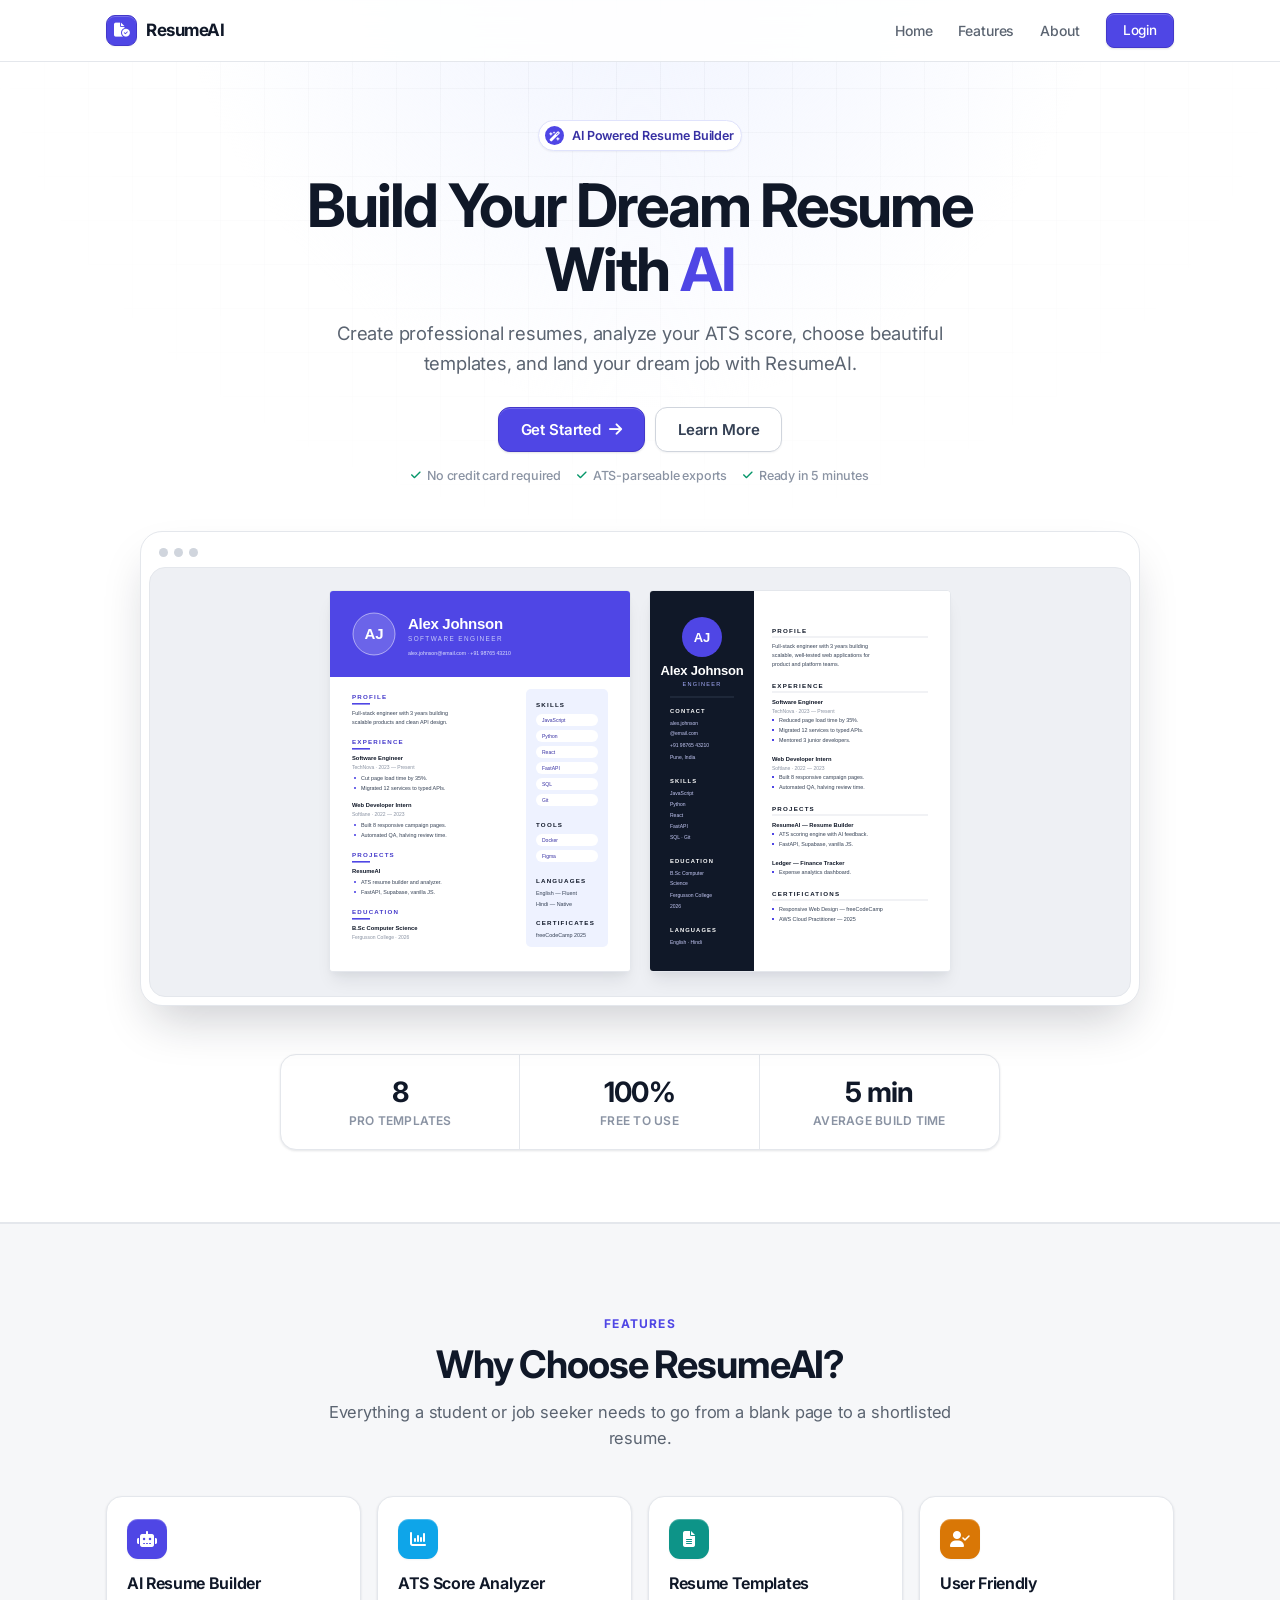
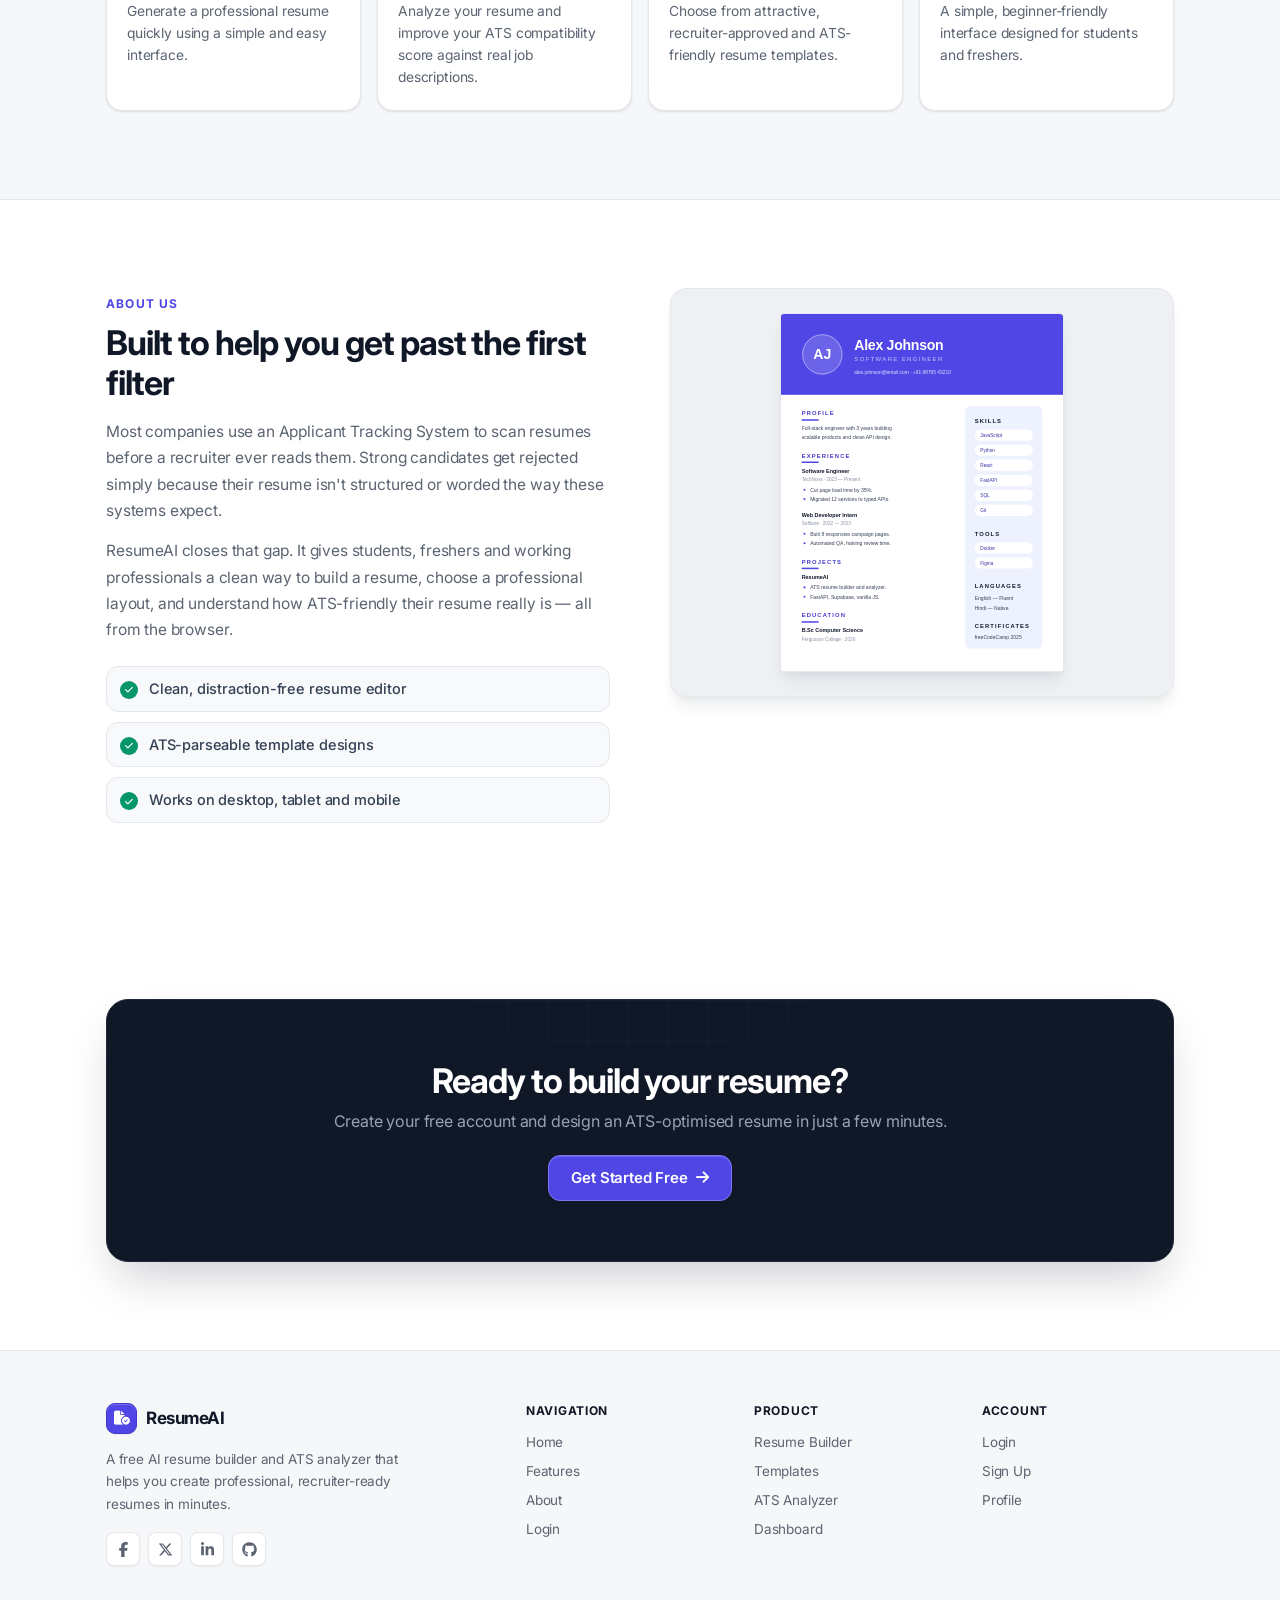
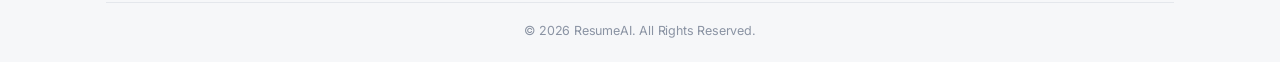
<file: frontend/index.html>
<!DOCTYPE html>
<html lang="en">

<head>
  <meta charset="UTF-8">
  <meta name="viewport" content="width=device-width, initial-scale=1.0">
  <title>ResumeAI — AI Resume Builder &amp; ATS Analyzer</title>
  <meta name="description"
    content="ResumeAI helps you create ATS-friendly resumes with AI, choose professional templates and check your ATS score — free and easy to use.">
  <link rel="icon" type="image/svg+xml" href="assets/icons/favicon.svg">

  <link rel="preconnect" href="https://fonts.googleapis.com">
  <link rel="preconnect" href="https://fonts.gstatic.com" crossorigin>
  <link rel="stylesheet"
        href="https://fonts.googleapis.com/css2?family=Inter:wght@300..700&display=swap">
  <!-- Self-hosted 5.8KB icon subset (was 72KB CDN css + 158KB webfont). -->
  <link rel="preload" href="assets/fonts/fa-subset.woff2" as="font" type="font/woff2" crossorigin>
  <link rel="stylesheet" href="css/icons.css?v=20">

  <link rel="stylesheet" href="css/style.css?v=20">
</head>

<body>

  <!-- ============ NAVIGATION BAR ============ -->
  <header class="navbar">
    <nav class="container nav-inner">
      <a href="index.html" class="logo">
        <span class="logo-mark"><i class="fa-solid fa-file-circle-check"></i></span>
        <span>ResumeAI</span>
      </a>

      <button class="nav-toggle" id="navToggle" aria-label="Toggle navigation menu">
        <i class="fa-solid fa-bars"></i>
      </button>

      <div class="nav-links" id="navLinks">
        <a href="index.html">Home</a>
        <a href="#features">Features</a>
        <a href="#about">About</a>
        <a href="login.html" class="btn btn-primary">Login</a>
      </div>
    </nav>
  </header>

  <main>

    <!-- ============ HERO SECTION ============ -->
    <section class="hero">
      <div class="container">
        <span class="tag"><i class="fa-solid fa-wand-magic-sparkles"></i> AI Powered Resume Builder</span>
        <h1>Build Your Dream Resume<br>With <span class="gradient-text">AI</span></h1>
        <p class="lead">
          Create professional resumes, analyze your ATS score, choose beautiful templates,
          and land your dream job with ResumeAI.
        </p>

        <div class="hero-actions">
          <a href="signup.html" class="btn btn-primary btn-lg">
            Get Started <i class="fa-solid fa-arrow-right"></i>
          </a>
          <a href="#features" class="btn btn-outline btn-lg">Learn More</a>
        </div>

        <div class="hero-note">
          <span><i class="fa-solid fa-check"></i> No credit card required</span>
          <span><i class="fa-solid fa-check"></i> ATS-parseable exports</span>
          <span><i class="fa-solid fa-check"></i> Ready in 5 minutes</span>
        </div>

        <!-- Product screenshot frame -->
        <div class="hero-shot">
          <div class="hero-shot-bar"><i></i><i></i><i></i></div>
          <div class="hero-shot-view">
            <img src="assets/images/template-modern.svg" width="300" height="380" loading="eager" fetchpriority="high" decoding="async" alt="Modern resume template preview">
            <img src="assets/images/template-corporate.svg" width="300" height="380" loading="eager" fetchpriority="high" decoding="async" alt="Corporate resume template preview">
          </div>
        </div>

        <div class="hero-stats">
          <div><strong>8</strong><span>Pro Templates</span></div>
          <div><strong>100%</strong><span>Free to Use</span></div>
          <div><strong>5 min</strong><span>Average Build Time</span></div>
        </div>
      </div>
    </section>

    <!-- ============ WHY CHOOSE RESUMEAI ============ -->
    <section class="section" id="features">
      <div class="container">
        <div class="section-head">
          <span class="tag">Features</span>
          <h2>Why Choose ResumeAI?</h2>
          <p>Everything a student or job seeker needs to go from a blank page to a shortlisted resume.</p>
        </div>

        <div class="feature-grid">
          <article class="card">
            <div class="card-icon"><i class="fa-solid fa-robot"></i></div>
            <h3>AI Resume Builder</h3>
            <p>Generate a professional resume quickly using a simple and easy interface.</p>
          </article>

          <article class="card">
            <div class="card-icon"><i class="fa-solid fa-chart-column"></i></div>
            <h3>ATS Score Analyzer</h3>
            <p>Analyze your resume and improve your ATS compatibility score against real job descriptions.</p>
          </article>

          <article class="card">
            <div class="card-icon"><i class="fa-solid fa-file-lines"></i></div>
            <h3>Resume Templates</h3>
            <p>Choose from attractive, recruiter-approved and ATS-friendly resume templates.</p>
          </article>

          <article class="card">
            <div class="card-icon"><i class="fa-solid fa-user-check"></i></div>
            <h3>User Friendly</h3>
            <p>A simple, beginner-friendly interface designed for students and freshers.</p>
          </article>
        </div>
      </div>
    </section>

    <!-- ============ ABOUT SECTION ============ -->
    <section class="section about" id="about">
      <div class="container about-grid">
        <div>
          <span class="tag">About Us</span>
          <h2>Built to help you get past the first filter</h2>
          <p>
            Most companies use an Applicant Tracking System to scan resumes before a
            recruiter ever reads them. Strong candidates get rejected simply because
            their resume isn't structured or worded the way these systems expect.
          </p>
          <p>
            ResumeAI closes that gap. It gives students, freshers and working
            professionals a clean way to build a resume, choose a professional layout,
            and understand how ATS-friendly their resume really is — all from the browser.
          </p>

          <ul class="about-list">
            <li><i class="fa-solid fa-check"></i> Clean, distraction-free resume editor</li>
            <li><i class="fa-solid fa-check"></i> ATS-parseable template designs</li>
            <li><i class="fa-solid fa-check"></i> Works on desktop, tablet and mobile</li>
          </ul>
        </div>

        <div class="hero-art">
          <img src="assets/images/template-modern.svg" width="300" height="380" loading="lazy" decoding="async" alt="Preview of a modern ResumeAI resume template">
        </div>
      </div>
    </section>

    <!-- ============ CALL TO ACTION ============ -->
    <section class="section">
      <div class="container">
        <div class="cta-banner">
          <h2>Ready to build your resume?</h2>
          <p>Create your free account and design an ATS-optimised resume in just a few minutes.</p>
          <a href="signup.html" class="btn btn-primary btn-lg">Get Started Free <i class="fa-solid fa-arrow-right"></i></a>
        </div>
      </div>
    </section>

  </main>

  <!-- ============ FOOTER ============ -->
  <footer class="footer">
    <div class="container">
      <div class="footer-grid">
        <div class="footer-about">
          <a href="index.html" class="logo">
            <span class="logo-mark"><i class="fa-solid fa-file-circle-check"></i></span>
            <span>ResumeAI</span>
          </a>
          <p>A free AI resume builder and ATS analyzer that helps you create professional,
            recruiter-ready resumes in minutes.</p>
          <div class="footer-social">
            <!-- Inline SVG: these 4 marks were the only reason the 116KB
                 Font Awesome *brands* webfont was downloaded. -->
            <a href="#" aria-label="Facebook"><svg width="15" height="15" viewBox="0 0 320 512" fill="currentColor" aria-hidden="true"><path d="M80 299.3V512h116V299.3h86.5l18-97.8H196v-34.6c0-51.7 20.3-71.5 72.7-71.5 16.3 0 29.4 .4 37 1.2V9.4C291.4 3.1 256.4 0 236.2 0 129.3 0 80 50.5 80 159.4v42.1H14v97.8H80z"/></svg></a>
            <a href="#" aria-label="Twitter"><svg width="15" height="15" viewBox="0 0 512 512" fill="currentColor" aria-hidden="true"><path d="M389.2 48h70.6L305.6 224.2 487 464H345L233.7 318.6 106.5 464H35.8L200.7 275.5 26.8 48H172.4L272.9 180.9 389.2 48zM364.4 421.8h39.1L151.1 88h-42L364.4 421.8z"/></svg></a>
            <a href="#" aria-label="LinkedIn"><svg width="15" height="15" viewBox="0 0 448 512" fill="currentColor" aria-hidden="true"><path d="M100.3 448H7.4V148.9h92.9V448zM53.8 108.1C24.1 108.1 0 83.5 0 53.8a53.8 53.8 0 0 1 107.6 0c0 29.7-24.1 54.3-53.8 54.3zM447.9 448h-92.7V302.4c0-34.7-.7-79.2-48.3-79.2-48.3 0-55.7 37.7-55.7 76.7V448h-92.8V148.9h89.1v40.8h1.3c12.4-23.5 42.7-48.3 87.9-48.3 94 0 111.3 61.9 111.3 142.3V448z"/></svg></a>
            <a href="#" aria-label="GitHub"><svg width="15" height="15" viewBox="0 0 496 512" fill="currentColor" aria-hidden="true"><path d="M165.9 397.4c0 2-2.3 3.6-5.2 3.6-3.3 .3-5.6-1.3-5.6-3.6 0-2 2.3-3.6 5.2-3.6 3-.3 5.6 1.3 5.6 3.6zm-31.1-4.5c-.7 2 1.3 4.3 4.3 4.9 2.6 1 5.6 0 6.2-2s-1.3-4.3-4.3-5.2c-2.6-.7-5.5 .3-6.2 2.3zm44.2-1.7c-2.9 .7-4.9 2.6-4.6 4.9 .3 2 2.9 3.3 5.9 2.6 2.9-.7 4.9-2.6 4.6-4.6-.3-1.9-3-3.2-5.9-2.9zM244.8 8C106.1 8 0 113.3 0 252c0 110.9 69.8 205.8 169.5 239.2 12.8 2.3 17.3-5.6 17.3-12.1 0-6.2-.3-40.4-.3-61.4 0 0-70 15-84.7-29.8 0 0-11.4-29.1-27.8-36.6 0 0-22.9-15.7 1.6-15.4 0 0 24.9 2 38.6 25.8 21.9 38.6 58.6 27.5 72.9 20.9 2.3-16 8.8-27.1 16-33.7-55.9-6.2-112.3-14.3-112.3-110.5 0-27.5 7.6-41.3 23.6-58.9-2.6-6.5-11.1-33.3 2.6-67.9 20.9-6.5 69 27 69 27 20-5.6 41.5-8.5 62.8-8.5s42.8 2.9 62.8 8.5c0 0 48.1-33.6 69-27 13.7 34.7 5.2 61.4 2.6 67.9 16 17.7 25.8 31.5 25.8 58.9 0 96.5-58.9 104.2-114.8 110.5 9.2 7.9 17 22.9 17 46.4 0 33.7-.3 75.4-.3 83.6 0 6.5 4.6 14.4 17.3 12.1C428.2 457.8 496 362.9 496 252 496 113.3 383.5 8 244.8 8zM97.2 352.9c-1.3 1-1 3.3 .7 5.2 1.6 1.6 3.9 2.3 5.2 1 1.3-1 1-3.3-.7-5.2-1.6-1.6-3.9-2.3-5.2-1zm-10.8-8.1c-.7 1.3 .3 2.9 2.3 3.9 1.6 1 3.6 .7 4.3-.7 .7-1.3-.3-2.9-2.3-3.9-2-.6-3.6-.3-4.3 .7zm32.4 35.6c-1.6 1.3-1 4.3 1.3 6.2 2.3 2.3 5.2 2.6 6.5 1 1.3-1.3 .7-4.3-1.3-6.2-2.2-2.3-5.2-2.6-6.5-1zm-11.4-14.7c-1.6 1-1.6 3.6 0 5.9s4.3 3.3 5.6 2.3c1.6-1.3 1.6-3.9 0-6.2-1.4-2.3-4-3.3-5.6-2z"/></svg></a>
          </div>
        </div>

        <div>
          <h4>Navigation</h4>
          <ul class="footer-links">
            <li><a href="index.html">Home</a></li>
            <li><a href="#features">Features</a></li>
            <li><a href="#about">About</a></li>
            <li><a href="login.html">Login</a></li>
          </ul>
        </div>

        <div>
          <h4>Product</h4>
          <ul class="footer-links">
            <li><a href="buildresume.html">Resume Builder</a></li>
            <li><a href="templates.html">Templates</a></li>
            <li><a href="ats.html">ATS Analyzer</a></li>
            <li><a href="dashboard.html">Dashboard</a></li>
          </ul>
        </div>

        <div>
          <h4>Account</h4>
          <ul class="footer-links">
            <li><a href="login.html">Login</a></li>
            <li><a href="signup.html">Sign Up</a></li>
            <li><a href="profile.html">Profile</a></li>
          </ul>
        </div>
      </div>

      <div class="footer-bottom">
        <p>&copy; 2026 ResumeAI. All Rights Reserved.</p>
      </div>
    </div>
  </footer>

  <script src="js/config.js?v=20"></script>
  <script src="js/script.js?v=20"></script>
</body>

</html>
</file>
<file: frontend/css/icons.css>
/* =========================================================
   SmartResumeAI — icons.css  (self-hosted Font Awesome subset)
   Replaces the 72KB Font Awesome CSS + 158KB solid webfont with a
   5.8KB subset containing only the 56 glyphs this app actually uses.
   Regenerate: pyftsubset fa-solid-900.woff2 --unicodes-file=... --flavor=woff2
   ========================================================= */
@font-face{
  font-family:"fa-subset";
  src:url("../assets/fonts/fa-subset.woff2") format("woff2");
  font-weight:900;
  font-style:normal;
  font-display:swap;
}

.fa-solid,.fa-brands{
  font-family:"fa-subset";
  font-weight:900;
  -moz-osx-font-smoothing:grayscale;
  -webkit-font-smoothing:antialiased;
  display:inline-block;
  font-style:normal;
  font-variant:normal;
  line-height:1;
  text-rendering:auto;
}
.fa-solid::before{ content:var(--fa); }
.fa-spin{ animation:fa-spin 2s linear infinite; }
@keyframes fa-spin{ from{transform:rotate(0)} to{transform:rotate(360deg)} }

.fa-address-card{--fa:"\f2bb"}
.fa-arrow-left{--fa:"\f060"}
.fa-arrow-right{--fa:"\f061"}
.fa-bars{--fa:"\f0c9"}
.fa-bolt{--fa:"\f0e7"}
.fa-briefcase{--fa:"\f0b1"}
.fa-building-columns{--fa:"\f19c"}
.fa-bullseye{--fa:"\f140"}
.fa-certificate{--fa:"\f0a3"}
.fa-chart-column{--fa:"\e0e3"}
.fa-chart-line{--fa:"\f201"}
.fa-chart-simple{--fa:"\e473"}
.fa-check{--fa:"\f00c"}
.fa-chevron-right{--fa:"\f054"}
.fa-circle-check{--fa:"\f058"}
.fa-circle-info{--fa:"\f05a"}
.fa-circle-question{--fa:"\f059"}
.fa-circle-xmark{--fa:"\f057"}
.fa-clipboard{--fa:"\f328"}
.fa-cloud-arrow-up{--fa:"\f0ee"}
.fa-code{--fa:"\f121"}
.fa-diagram-project{--fa:"\f542"}
.fa-download{--fa:"\f019"}
.fa-envelope{--fa:"\f0e0"}
.fa-eraser{--fa:"\f12d"}
.fa-file-arrow-up{--fa:"\f574"}
.fa-file-circle-check{--fa:"\e5a0"}
.fa-file-lines{--fa:"\f15c"}
.fa-file-shield{--fa:"\e4f0"}
.fa-gauge-high{--fa:"\f625"}
.fa-graduation-cap{--fa:"\f19d"}
.fa-grip{--fa:"\f58d"}
.fa-hourglass-half{--fa:"\f252"}
.fa-id-card{--fa:"\f2c2"}
.fa-layer-group{--fa:"\f5fd"}
.fa-lightbulb{--fa:"\f0eb"}
.fa-list-check{--fa:"\f0ae"}
.fa-location-dot{--fa:"\f3c5"}
.fa-lock{--fa:"\f023"}
.fa-lock-open{--fa:"\f3c1"}
.fa-magnifying-glass-chart{--fa:"\e522"}
.fa-pen{--fa:"\f304"}
.fa-pen-to-square{--fa:"\f044"}
.fa-phone{--fa:"\f095"}
.fa-plus{--fa:"\2b"}
.fa-right-from-bracket{--fa:"\f2f5"}
.fa-right-to-bracket{--fa:"\f2f6"}
.fa-robot{--fa:"\f544"}
.fa-spinner{--fa:"\f110"}
.fa-tags{--fa:"\f02c"}
.fa-triangle-exclamation{--fa:"\f071"}
.fa-user{--fa:"\f007"}
.fa-user-check{--fa:"\f4fc"}
.fa-user-gear{--fa:"\f4fe"}
.fa-user-plus{--fa:"\f234"}
.fa-wand-magic-sparkles{--fa:"\e2ca"}
</file>
<file: frontend/css/style.css>
/* =========================================================
   SmartResumeAI — style.css (global design system + landing)
   Rich, dense SaaS product aesthetic.

   Layered neutral surfaces · indigo primary with supporting
   semantic hues · real depth (multi-layer shadows) · tighter
   information density · textured backdrops (grid + soft radial
   wash) · elevated cards with inner highlights · badge/pill
   vocabulary · richer landing with logos, metrics, screenshots.

   Loaded on every page. Legacy token NAMES (--emerald, --navy,
   --green/--amber/--red, --radius, --font-serif …) preserved so
   js/script.js and preview.css keep resolving. preview.css
   re-scopes its own palette onto .resume-paper.
   ========================================================= */
/* Inter is loaded via a <link> in each page's <head>, not @import — an @import
   here forces a serial waterfall (html → css → import → font css → woff2). */

/* ---------- Design tokens ---------- */
:root{
  /* Neutral ramp — layered, slightly cool */
  --bg:#ffffff;
  --bg-raise:#f6f7f9;
  --bg-sunken:#eef0f4;
  --surface:#ffffff;
  --surface-2:#f8f9fb;
  --surface-3:#f1f3f7;
  --line:#e4e7ec;
  --line-strong:#d0d5dd;

  /* Text ramp */
  --ink:#101828;
  --ink-2:#344054;
  --muted:#5b6471;
  --faint:#8a93a3;

  /* Primary — indigo */
  --accent:#4f46e5;
  --accent-600:#4338ca;
  --accent-700:#3730a3;
  --accent-400:#7c74f0;
  --accent-50:#eef2ff;
  --accent-100:#e0e3fc;
  --accent-200:#c7cbf8;

  /* Supporting semantic hues (used sparingly, for data/status) */
  --sky:#0ea5e9;      --sky-50:#f0f9ff;   --sky-100:#e0f2fe;
  --teal:#0d9488;     --teal-50:#f0fdfa;  --teal-100:#ccfbf1;
  --rose:#e11d48;     --rose-50:#fff1f2;  --rose-100:#ffe4e6;
  --amberc:#d97706;   --amber-50:#fffbeb; --amber-100:#fef3c7;

  /* legacy aliases (JS + preview.css) */
  --emerald:#4f46e5;  --emerald-600:#4338ca; --emerald-700:#3730a3;
  --emerald-50:#eef2ff; --emerald-100:#e0e3fc;
  --navy:#101828; --navy-800:#1d2939; --navy-900:#0c111d;

  --green:#059669;
  --amber:#d97706;
  --red:#e11d48;

  --radius-sm:8px;
  --radius:12px;
  --radius-lg:16px;
  --radius-xl:22px;
  --radius-pill:980px;

  /* Real depth — layered shadows */
  --shadow-xs:0 1px 2px rgba(16,24,40,.05);
  --shadow-sm:0 1px 3px rgba(16,24,40,.08), 0 1px 2px rgba(16,24,40,.04);
  --shadow:0 4px 8px -2px rgba(16,24,40,.08), 0 2px 4px -2px rgba(16,24,40,.05);
  --shadow-md:0 12px 16px -4px rgba(16,24,40,.08), 0 4px 6px -2px rgba(16,24,40,.04);
  --shadow-lg:0 20px 24px -4px rgba(16,24,40,.10), 0 8px 8px -4px rgba(16,24,40,.04);
  --shadow-xl:0 24px 48px -12px rgba(16,24,40,.22);
  --inner-hl:inset 0 1px 0 rgba(255,255,255,.7);
  --ring:0 0 0 4px rgba(79,70,229,.14);

  --font-serif:'Inter',ui-sans-serif,system-ui,-apple-system,"Segoe UI",Roboto,sans-serif;
  --font-display:'Inter',ui-sans-serif,system-ui,-apple-system,"Segoe UI",Roboto,sans-serif;
  --font-sans:'Inter',ui-sans-serif,system-ui,-apple-system,"Segoe UI",Roboto,sans-serif;
  --font-mono:ui-monospace,SFMono-Regular,"SF Mono",Menlo,Consolas,monospace;
}

*{ margin:0; padding:0; box-sizing:border-box; }
html{ scroll-behavior:smooth; }
body{
  font-family:var(--font-sans);
  background:var(--bg);
  color:var(--ink);
  letter-spacing:-.011em;
  -webkit-font-smoothing:antialiased;
  text-rendering:optimizeLegibility;
}
h1,h2,h3,h4,.serif{ font-family:var(--font-display); }
.serif{ font-weight:600; letter-spacing:-.02em; }
::selection{ background:var(--accent-100); color:var(--accent-700); }

/* Reusable texture helpers */
.grid-bg{
  background-image:
    linear-gradient(to right, rgba(16,24,40,.045) 1px, transparent 1px),
    linear-gradient(to bottom, rgba(16,24,40,.045) 1px, transparent 1px);
  background-size:44px 44px;
}

/* ---------- Badges / pills ---------- */
.badge{
  display:inline-flex; align-items:center; gap:6px;
  font-size:12px; font-weight:600; letter-spacing:-.005em;
  padding:4px 9px; border-radius:var(--radius-pill);
  background:var(--surface-3); color:var(--ink-2);
  border:1px solid var(--line);
}
.badge-accent{ background:var(--accent-50); color:var(--accent-700); border-color:var(--accent-100); }
.badge-green{ background:#ecfdf5; color:var(--green); border-color:#a7f3d0; }

/* ---------- Button system ---------- */
.btn{
  display:inline-flex; align-items:center; justify-content:center; gap:8px;
  padding:10px 16px;
  border:1px solid var(--line-strong);
  background:var(--surface);
  color:var(--ink-2);
  border-radius:var(--radius-sm);
  font-family:var(--font-sans);
  font-size:14px; font-weight:600; letter-spacing:-.01em;
  cursor:pointer; text-decoration:none; line-height:1.3;
  box-shadow:var(--shadow-xs), var(--inner-hl);
  transition:background .15s ease, border-color .15s ease, color .15s ease, box-shadow .15s ease;
}
.btn:hover{ background:var(--surface-2); border-color:var(--line-strong); color:var(--ink); }

.btn-primary{
  border-color:var(--accent-600);
  background:var(--accent);
  color:#fff;
  box-shadow:0 1px 2px rgba(16,24,40,.12), inset 0 1px 0 rgba(255,255,255,.18);
}
.btn-primary:hover{ background:var(--accent-600); border-color:var(--accent-700); color:#fff; }

.btn-outline{ background:var(--surface); border-color:var(--line-strong); color:var(--ink-2); }
.btn-outline:hover{ background:var(--surface-2); color:var(--ink); }

.btn-ghost{ border-color:transparent; background:transparent; box-shadow:none; color:var(--accent); }
.btn-ghost:hover{ background:var(--accent-50); color:var(--accent-700); }

.btn-block{ width:100%; }
.btn-lg{ padding:12px 22px; font-size:15px; border-radius:var(--radius); }
.btn-sm{ padding:7px 12px; font-size:13px; }
.btn[disabled]{ opacity:.55; cursor:not-allowed; }

/* =========================================================
   NAVBAR
   ========================================================= */
.navbar{
  position:fixed; top:0; left:0; width:100%;
  padding:0 clamp(18px,4vw,48px); height:62px;
  display:flex; align-items:center;
  background:rgba(255,255,255,.88);
  backdrop-filter:saturate(180%) blur(14px);
  -webkit-backdrop-filter:saturate(180%) blur(14px);
  border-bottom:1px solid var(--line);
  z-index:1000;
}
.nav-inner{ width:100%; display:flex; justify-content:space-between; align-items:center; }
.logo{
  display:inline-flex; align-items:center; gap:9px;
  color:var(--ink); font-family:var(--font-display);
  font-size:17px; font-weight:700; letter-spacing:-.025em; text-decoration:none;
}
.logo i{ color:var(--accent); font-size:17px; }
.logo-mark{
  width:31px; height:31px; border-radius:9px;
  display:inline-flex; align-items:center; justify-content:center;
  background:var(--accent); border:1px solid var(--accent-600);
  box-shadow:var(--shadow-xs), inset 0 1px 0 rgba(255,255,255,.22);
}
.logo-mark i{ font-size:14px; color:#fff; }

.nav-toggle{ display:none; background:none; border:none; color:var(--ink); font-size:20px; cursor:pointer; }
.nav-links{ display:flex; align-items:center; gap:26px; }
.nav-links a{
  color:var(--muted); text-decoration:none;
  font-size:14px; font-weight:500; letter-spacing:-.01em; transition:color .15s ease;
}
.nav-links a:hover{ color:var(--ink); }
.nav-links a.btn{ padding:8px 16px; font-size:13.5px; }
.nav-links a.btn-primary{ color:#fff; }
.nav-links a.btn-primary:hover{ color:#fff; }

/* =========================================================
   HERO — dense, with texture + product shot
   ========================================================= */
.hero{
  position:relative; overflow:hidden;
  padding:120px 24px 72px;
  background:
    radial-gradient(60% 70% at 50% -10%, var(--accent-50) 0%, transparent 62%),
    var(--bg);
  border-bottom:1px solid var(--line);
}
.hero::before{
  content:""; position:absolute; inset:0; pointer-events:none;
  background-image:
    linear-gradient(to right, rgba(16,24,40,.04) 1px, transparent 1px),
    linear-gradient(to bottom, rgba(16,24,40,.04) 1px, transparent 1px);
  background-size:44px 44px;
  mask-image:radial-gradient(70% 60% at 50% 0%, #000 0%, transparent 75%);
  -webkit-mask-image:radial-gradient(70% 60% at 50% 0%, #000 0%, transparent 75%);
}
.hero .container{ position:relative; z-index:1; max-width:1140px; text-align:center; }
.hero .tag{
  display:inline-flex; align-items:center; gap:8px;
  font-size:12.5px; font-weight:600; letter-spacing:-.005em;
  color:var(--accent-700);
  background:var(--surface); border:1px solid var(--accent-100);
  padding:5px 7px 5px 6px; border-radius:var(--radius-pill);
  margin-bottom:22px; box-shadow:var(--shadow-xs);
}
.hero .tag i{
  color:#fff; background:var(--accent); border-radius:var(--radius-pill);
  width:19px; height:19px; display:inline-flex; align-items:center; justify-content:center; font-size:10px;
}
.hero h1{
  font-family:var(--font-display);
  font-size:clamp(36px,5.4vw,60px); font-weight:700;
  line-height:1.07; letter-spacing:-.035em;
  margin:0 auto 18px; max-width:860px; color:var(--ink);
}
.gradient-text{ color:var(--accent); -webkit-text-fill-color:currentColor; }
.hero .lead{
  color:var(--muted);
  font-size:clamp(16px,1.7vw,18.5px); font-weight:400; line-height:1.6; letter-spacing:-.01em;
  margin:0 auto 28px; max-width:620px;
}
.hero-actions{ display:flex; gap:10px; justify-content:center; flex-wrap:wrap; margin-bottom:16px; }
.hero-note{
  display:flex; align-items:center; justify-content:center; gap:16px; flex-wrap:wrap;
  color:var(--faint); font-size:12.5px; font-weight:500; margin-bottom:48px;
}
.hero-note span{ display:inline-flex; align-items:center; gap:6px; }
.hero-note i{ color:var(--green); font-size:11px; }

/* Product screenshot frame */
.hero-shot{
  position:relative; max-width:1000px; margin:0 auto;
  border-radius:var(--radius-xl);
  background:var(--surface);
  border:1px solid var(--line);
  box-shadow:var(--shadow-xl);
  padding:8px;
}
.hero-shot-bar{
  display:flex; align-items:center; gap:6px;
  padding:8px 10px 10px;
}
.hero-shot-bar i{ width:9px; height:9px; border-radius:50%; background:var(--line-strong); display:block; }
/* Resume sheets are portrait — show them whole on a workspace backdrop */
.hero-shot-view{
  border-radius:var(--radius-lg);
  border:1px solid var(--line);
  background:var(--bg-sunken);
  overflow:hidden;
  height:clamp(300px,36vw,430px);
  display:flex; align-items:flex-start; justify-content:center;
  gap:18px; padding:22px 18px 0;
}
.hero-shot img{
  display:block; width:auto; height:auto;
  max-height:100%; max-width:46%;
  border-radius:4px;
  border:1px solid var(--line);
  box-shadow:var(--shadow-md);
  background:#fff;
}

/* Metric strip */
.hero-stats{
  display:grid; grid-template-columns:repeat(3,1fr);
  max-width:720px; margin:48px auto 0;
  background:var(--surface); border:1px solid var(--line);
  border-radius:var(--radius-lg); box-shadow:var(--shadow-sm);
  overflow:hidden;
}
.hero-stats div{ padding:20px 16px; text-align:center; border-right:1px solid var(--line); }
.hero-stats div:last-child{ border-right:none; }
.hero-stats strong{
  display:block; font-family:var(--font-display);
  font-size:28px; font-weight:700; letter-spacing:-.03em; color:var(--ink);
}
.hero-stats span{ font-size:12px; color:var(--faint); letter-spacing:.02em; text-transform:uppercase; font-weight:600; }

/* =========================================================
   SECTIONS
   ========================================================= */
.container{ max-width:1140px; margin:0 auto; padding:0 clamp(18px,4vw,36px); }
.section{ padding:clamp(56px,7vw,88px) 0; }
.section-head{ text-align:center; max-width:660px; margin:0 auto 44px; }
.section-head .tag, .about .tag{
  display:inline-block;
  color:var(--accent); font-weight:700; font-size:12px;
  letter-spacing:.1em; text-transform:uppercase; margin-bottom:12px;
}
.section-head h2{
  font-family:var(--font-display);
  font-size:clamp(27px,3.4vw,38px); font-weight:700;
  letter-spacing:-.03em; line-height:1.15; color:var(--ink); margin-bottom:12px;
}
.section-head p{ color:var(--muted); font-size:16.5px; line-height:1.6; letter-spacing:-.01em; }

#features{ background:var(--bg-raise); border-top:1px solid var(--line); border-bottom:1px solid var(--line); }

/* Dense feature grid — bento-ish, richer cards */
.feature-grid{ display:grid; grid-template-columns:repeat(4,1fr); gap:16px; align-items:stretch; }
.card{
  position:relative;
  background:var(--surface);
  padding:22px 20px;
  border-radius:var(--radius-lg);
  border:1px solid var(--line);
  box-shadow:var(--shadow-sm), var(--inner-hl);
  transition:border-color .15s ease, box-shadow .15s ease;
}
.card:hover{ border-color:var(--line-strong); box-shadow:var(--shadow-md); }
.card-icon{
  width:40px; height:40px; border-radius:11px; margin-bottom:14px;
  display:flex; align-items:center; justify-content:center;
  font-size:16px; color:#fff;
  background:var(--accent);
  box-shadow:var(--shadow-xs), inset 0 1px 0 rgba(255,255,255,.25);
}
.card:nth-child(2) .card-icon{ background:var(--sky); }
.card:nth-child(3) .card-icon{ background:var(--teal); }
.card:nth-child(4) .card-icon{ background:var(--amberc); }
.card h3{ color:var(--ink); margin-bottom:7px; font-size:16px; font-weight:650; letter-spacing:-.02em; }
.card p{ color:var(--muted); line-height:1.6; font-size:13.8px; letter-spacing:-.01em; }

/* About — richer, with a checklist + framed art */
.about{ background:var(--bg); }
.about-grid{ display:grid; grid-template-columns:1fr 1fr; gap:clamp(32px,5vw,60px); align-items:start; }
.about-grid > div:first-child{ padding-top:4px; }
.about-grid h2{
  font-family:var(--font-display);
  font-size:clamp(24px,3vw,34px); font-weight:700; letter-spacing:-.03em; line-height:1.18;
  color:var(--ink); margin-bottom:16px;
}
.about-grid p{ color:var(--muted); line-height:1.7; margin-bottom:14px; font-size:15.5px; letter-spacing:-.01em; }
.about-list{ list-style:none; margin-top:22px; display:grid; gap:10px; }
.about-list li{
  display:flex; align-items:flex-start; gap:11px;
  color:var(--ink-2); font-weight:500; font-size:14.5px; line-height:1.5;
  background:var(--surface-2); border:1px solid var(--line);
  padding:11px 13px; border-radius:var(--radius);
}
.about-list li i{
  color:#fff; font-size:9px; flex:none; margin-top:3px;
  width:18px; height:18px; border-radius:50%;
  display:inline-flex; align-items:center; justify-content:center;
  background:var(--green);
}
.hero-art{
  position:relative;
  border-radius:var(--radius-lg);
  border:1px solid var(--line);
  box-shadow:var(--shadow-md);
  background:var(--bg-sunken);
  overflow:hidden;
  height:clamp(320px,32vw,420px);
  display:flex; align-items:center; justify-content:center;
  padding:24px;
}
.hero-art img{
  display:block; width:auto; height:100%;
  max-width:100%;
  border-radius:4px;
  border:1px solid var(--line);
  box-shadow:var(--shadow-md);
  background:#fff;
}

/* CTA — dense dark panel with texture */
.cta-banner{
  position:relative; overflow:hidden;
  background:var(--navy);
  border:1px solid var(--navy-800);
  border-radius:var(--radius-xl); padding:clamp(40px,6vw,60px) 36px;
  text-align:center; color:#fff;
  box-shadow:var(--shadow-xl);
}
.cta-banner::before{
  content:""; position:absolute; inset:0; pointer-events:none; opacity:.55;
  background-image:
    linear-gradient(to right, rgba(255,255,255,.055) 1px, transparent 1px),
    linear-gradient(to bottom, rgba(255,255,255,.055) 1px, transparent 1px);
  background-size:40px 40px;
  mask-image:radial-gradient(70% 80% at 50% 0%, #000, transparent 72%);
  -webkit-mask-image:radial-gradient(70% 80% at 50% 0%, #000, transparent 72%);
}
.cta-banner > *{ position:relative; z-index:1; }
.cta-banner h2{
  font-family:var(--font-display);
  font-size:clamp(24px,3vw,34px); font-weight:700; letter-spacing:-.03em; margin-bottom:10px; color:#fff;
}
.cta-banner p{ color:#98a2b3; margin-bottom:24px; font-size:16px; letter-spacing:-.01em; }
.cta-banner .btn-primary{ background:var(--accent); border-color:var(--accent-400); }
.cta-banner .btn-primary:hover{ background:var(--accent-600); }

/* =========================================================
   FOOTER
   ========================================================= */
.footer{ background:var(--bg-raise); color:var(--ink); padding:52px 0 24px; border-top:1px solid var(--line); }
.footer-grid{ display:grid; grid-template-columns:2fr 1fr 1fr 1fr; gap:36px; margin-bottom:36px; }
.footer-about .logo{ margin-bottom:14px; }
.footer-about p{ color:var(--muted); line-height:1.7; font-size:13.5px; max-width:300px; }
.footer-social{ display:flex; gap:8px; margin-top:16px; }
.footer-social a{
  width:34px; height:34px; display:flex; align-items:center; justify-content:center;
  border-radius:var(--radius-sm); background:var(--surface); border:1px solid var(--line);
  color:var(--muted); font-size:13px; box-shadow:var(--shadow-xs);
  transition:border-color .15s ease,color .15s ease,background .15s ease; text-decoration:none;
}
.footer-social a:hover{ border-color:var(--accent-200); color:var(--accent); background:var(--accent-50); }
.footer-social svg{ display:block; }
.footer h4{ margin-bottom:13px; font-size:12px; font-weight:700; color:var(--ink); letter-spacing:.06em; text-transform:uppercase; }
.footer-links{ list-style:none; }
.footer-links li{ margin-bottom:9px; }
.footer-links a{ color:var(--muted); text-decoration:none; font-size:13.5px; transition:color .15s ease; }
.footer-links a:hover{ color:var(--accent); }
.footer-bottom{ border-top:1px solid var(--line); padding-top:20px; text-align:center; }
.footer-bottom p{ color:var(--faint); font-size:12.5px; }

/* =========================================================
   RESPONSIVE (landing)
   ========================================================= */
@media(max-width:980px){
  .feature-grid{ grid-template-columns:repeat(2,1fr); }
  .about-grid{ grid-template-columns:1fr; gap:36px; }
}
@media(max-width:760px){
  .nav-toggle{ display:block; }
  .nav-links{
    display:none; position:absolute; top:100%; left:0; width:100%;
    flex-direction:column; gap:0; align-items:stretch;
    background:rgba(255,255,255,.98); backdrop-filter:saturate(180%) blur(14px);
    -webkit-backdrop-filter:saturate(180%) blur(14px);
    border-top:1px solid var(--line); padding:8px 22px 18px;
    box-shadow:var(--shadow-md);
  }
  .nav-links.open{ display:flex; }
  .nav-links a{ padding:12px 0; width:100%; }
  .nav-links a.btn{ margin-top:8px; justify-content:center; }
  .feature-grid{ grid-template-columns:1fr; }
  .footer-grid{ grid-template-columns:1fr 1fr; }
  .hero-stats{ grid-template-columns:1fr; }
  .hero-stats div{ border-right:none; border-bottom:1px solid var(--line); }
  .hero-stats div:last-child{ border-bottom:none; }
}

/* =========================================================
   APP SHELL — denser product chrome
   ========================================================= */
.app{ display:flex; min-height:100vh; background:var(--bg-raise); }

/* ---------- Sidebar ---------- */
.sidebar{
  position:fixed; top:0; left:0; width:240px; height:100vh;
  background:var(--surface);
  border-right:1px solid var(--line);
  padding:18px 12px; display:flex; flex-direction:column; z-index:100;
}
.sidebar .logo{ margin-bottom:22px; padding-left:6px; }
.sidebar-menu{ display:flex; flex-direction:column; gap:2px; flex:1; }
.sidebar-menu a{
  position:relative;
  display:flex; align-items:center; gap:10px;
  color:var(--muted); text-decoration:none;
  padding:8px 11px; border-radius:var(--radius-sm);
  font-size:13.5px; font-weight:550; letter-spacing:-.01em;
  transition:background .15s ease, color .15s ease;
}
.sidebar-menu a i{ width:18px; text-align:center; font-size:14px; color:var(--faint); transition:color .15s ease; }
.sidebar-menu a:hover{ background:var(--surface-3); color:var(--ink); }
.sidebar-menu a:hover i{ color:var(--ink-2); }
.sidebar-menu a.active{
  color:var(--accent-700); background:var(--accent-50);
  box-shadow:inset 0 0 0 1px var(--accent-100);
}
.sidebar-menu a.active i{ color:var(--accent); }

.sidebar-foot{ border-top:1px solid var(--line); padding-top:10px; }
.sidebar-foot a{
  display:flex; align-items:center; gap:10px;
  color:var(--muted); text-decoration:none;
  padding:8px 11px; border-radius:var(--radius-sm);
  font-size:13.5px; font-weight:550; letter-spacing:-.01em;
  transition:background .15s ease, color .15s ease;
}
.sidebar-foot a:hover{ background:var(--rose-50); color:var(--rose); }

.sidebar-backdrop{ display:none; position:fixed; inset:0; background:rgba(16,24,40,.45); z-index:90; }
.sidebar-backdrop.show{ display:block; }

/* ---------- Main + topbar ---------- */
.main{ flex:1; margin-left:240px; min-width:0; display:flex; flex-direction:column; }
.topbar{
  display:flex; align-items:center; justify-content:space-between; gap:14px;
  padding:14px clamp(16px,3vw,28px);
  background:rgba(255,255,255,.9);
  backdrop-filter:saturate(180%) blur(14px);
  -webkit-backdrop-filter:saturate(180%) blur(14px);
  border-bottom:1px solid var(--line);
  position:sticky; top:0; z-index:50;
}
.topbar-left{ display:flex; align-items:center; gap:14px; min-width:0; }
.topbar h1{ font-family:var(--font-display); font-size:19px; font-weight:700; letter-spacing:-.025em; color:var(--ink); line-height:1.3; }
.topbar p{ font-size:12.5px; color:var(--muted); margin-top:2px; line-height:1.4; }
.sidebar-toggle{ display:none; background:none; border:none; color:var(--ink); font-size:19px; cursor:pointer; }
.topbar-right{ display:flex; align-items:center; gap:10px; }
.topbar-avatar{
  width:36px; height:36px; border-radius:50%; overflow:hidden;
  border:1px solid var(--line-strong); display:inline-flex; align-items:center; justify-content:center;
  background:var(--accent-50); flex:none; box-shadow:var(--shadow-xs);
  transition:border-color .15s ease;
}
.topbar-avatar:hover{ border-color:var(--accent-200); }
.topbar-avatar img{ width:100%; height:100%; object-fit:cover; }

.avatar-initials{
  font-family:var(--font-display); font-weight:700; line-height:1; letter-spacing:-.02em; user-select:none;
  color:var(--accent-700);
}
.topbar-avatar .avatar-initials{ font-size:14px; }

.content{ padding:clamp(18px,3vw,26px) clamp(16px,3vw,28px); flex:1; }
/* One shared measure so every app page aligns to the same column */
.content > *{ max-width:1160px; margin-left:auto; margin-right:auto; }
.content-title{
  display:flex; align-items:center; gap:8px;
  font-family:var(--font-display);
  font-size:14.5px; color:var(--ink); margin-bottom:14px; font-weight:650; letter-spacing:-.015em;
}
.content-title i{ color:var(--accent); font-size:13px; }

/* Generic panel */
.panel{
  background:var(--surface);
  border:1px solid var(--line);
  border-radius:var(--radius-lg);
  padding:20px;
  box-shadow:var(--shadow-sm), var(--inner-hl);
}

/* ---------- App shell responsive ---------- */
@media(max-width:900px){
  .sidebar{ left:-252px; transition:left .22s ease; box-shadow:var(--shadow-xl); }
  .sidebar.open{ left:0; }
  .main{ margin-left:0; }
  .sidebar-toggle{ display:block; }
}

/* =========================================================
   MOBILE LAYER
   Phones are the narrow case the desktop layout was never
   sized for: the topbar packs a title + subtitle + action
   buttons onto one row, which wraps into a 3-line header and
   eats half the viewport. Below 760px the topbar stacks, the
   actions become a full-width row, and every control is
   grown to a 44px touch target (Apple/WCAG 2.5.8 minimum).
   ========================================================= */

/* ---- Tablet / small laptop ---- */
@media(max-width:900px){
  /* Two portrait sheets side by side get too narrow to read below this —
     stack them one below the other and size the frame to the content. */
  .hero-shot-view{
    height:auto; aspect-ratio:auto;
    flex-direction:column; align-items:center;
    gap:16px; padding:18px 16px;
  }
  .hero-shot img{ max-width:100%; max-height:none; width:min(100%,340px); }
  .hero-stats{ margin-top:36px; }
}

/* ---- Phone ---- */
@media(max-width:760px){
  /* Comfortable reading size; stops iOS zooming on focus (<16px triggers it). */
  input,select,textarea{ font-size:16px; }

  /* --- Topbar: stack instead of cramming one row --- */
  .topbar{
    flex-direction:column; align-items:stretch; gap:10px;
    padding:10px 16px 12px;
  }
  .topbar-left{ gap:10px; }
  .topbar-left > div{ min-width:0; flex:1; }
  .topbar h1{ font-size:17px; line-height:1.25; }
  .topbar p{
    font-size:12px;
    /* Subtitles are supporting copy — one line, never a 3-line wrap. */
    white-space:nowrap; overflow:hidden; text-overflow:ellipsis;
  }
  /* Avatar belongs beside the title, not in the stacked action row. */
  .topbar-left{ position:relative; padding-right:46px; }
  .topbar-right{
    gap:8px; width:100%;
    display:flex; align-items:center;
  }
  .topbar-right .topbar-avatar{
    position:absolute; top:0; right:0;
    width:38px; height:38px;
  }
  /* Buttons share the row evenly and hit 44px. */
  .topbar-right .btn{
    flex:1; min-width:0; justify-content:center;
    min-height:44px; padding:10px 12px; font-size:13.5px;
    white-space:nowrap;
  }
  /* A topbar whose only action is the avatar needs no second row. */
  .topbar-right:not(:has(.btn)){ display:contents; }

  /* --- Touch targets --- */
  .sidebar-toggle{
    width:44px; height:44px; flex:none;
    display:inline-flex; align-items:center; justify-content:center;
    margin-left:-10px; border-radius:var(--radius-sm);
  }
  /* Hide by its own width — a fixed -252px offset would leave the extra
     width of a wider drawer sitting on top of the page content. */
  .sidebar{ width:min(84vw,290px); padding:16px 12px; left:calc(-1 * min(84vw,290px) - 2px); }
  .sidebar.open{ left:0; }
  .sidebar-menu{ gap:4px; }
  .sidebar-menu a,.sidebar-foot a{ padding:12px 12px; font-size:15px; }
  .sidebar-menu a i{ font-size:16px; }
  /* Stays visible — the @media(max-width:760px) block above reveals it;
     this only grows it to a 44px target. */
  .nav-toggle{
    width:44px; height:44px;
    display:inline-flex; align-items:center; justify-content:center;
    margin-right:-10px; border-radius:var(--radius-sm);
  }
  .nav-links a{ padding:14px 0; font-size:15px; }
  .nav-links a.btn{ min-height:44px; }
  .btn{ min-height:44px; }
  .btn-sm{ min-height:38px; }

  /* --- Landing --- */
  .navbar{ padding:0 16px; }
  .hero{ padding:92px 18px 52px; }
  .hero h1{ font-size:clamp(29px,8vw,38px); letter-spacing:-.03em; }
  .hero .lead{ font-size:15.5px; }
  .hero .tag{ margin-bottom:18px; }
  .hero-actions{ flex-direction:column; align-items:stretch; gap:9px; }
  .hero-actions .btn{ width:100%; }
  .hero-note{ gap:10px 16px; margin-bottom:34px; font-size:12px; }
  .hero-shot{ padding:6px; border-radius:var(--radius-lg); }
  /* Side-by-side shrinks each sheet to an unreadable thumbnail here —
     stack them and let the frame grow to fit instead of fixing a ratio. */
  .hero-shot-view{
    height:auto; aspect-ratio:auto;
    flex-direction:column; align-items:center;
    gap:14px; padding:14px 14px;
  }
  .hero-shot img{ max-width:100%; max-height:none; width:min(100%,300px); }
  .hero-stats{ margin-top:32px; }
  .hero-stats div{ padding:16px 14px; }
  .hero-stats strong{ font-size:24px; }
  .section{ padding:clamp(44px,9vw,60px) 0; }
  .section-head{ margin-bottom:30px; }
  .section-head h2{ font-size:clamp(24px,6.4vw,30px); }
  .section-head p{ font-size:15px; }
  .hero-art{ height:auto; aspect-ratio:4/5; padding:16px; }
  .cta-banner{ padding:36px 20px; border-radius:var(--radius-lg); }
  .footer-grid{ grid-template-columns:1fr; gap:26px; }

  /* --- App content --- */
  .content{ padding:14px 16px 28px; }
  .panel{ padding:16px; border-radius:var(--radius); }
}

/* ---- Small phones ---- */
@media(max-width:400px){
  .content{ padding:12px 12px 24px; }
  .topbar{ padding:10px 12px 12px; }
  .hero{ padding:88px 14px 46px; }
  .container{ padding:0 14px; }
  .topbar-right .btn{ font-size:12.5px; padding:10px 8px; }
  /* Long labels ("Back to Dashboard") can't fit — keep the icon, drop the word. */
  .topbar-right .btn span.btn-label{ display:none; }
}

/* Footer/link touch targets — text links sit at their 16px line box, which
   is a hard target on a phone. Pad them out without changing the look. */
@media(max-width:760px){
  .footer-links a{ display:inline-block; padding:7px 0; }
  .footer-social a{ width:44px; height:44px; display:inline-flex; align-items:center; justify-content:center; }
  .up-alt a{ display:inline-block; padding:6px 0; }
}
</file>
